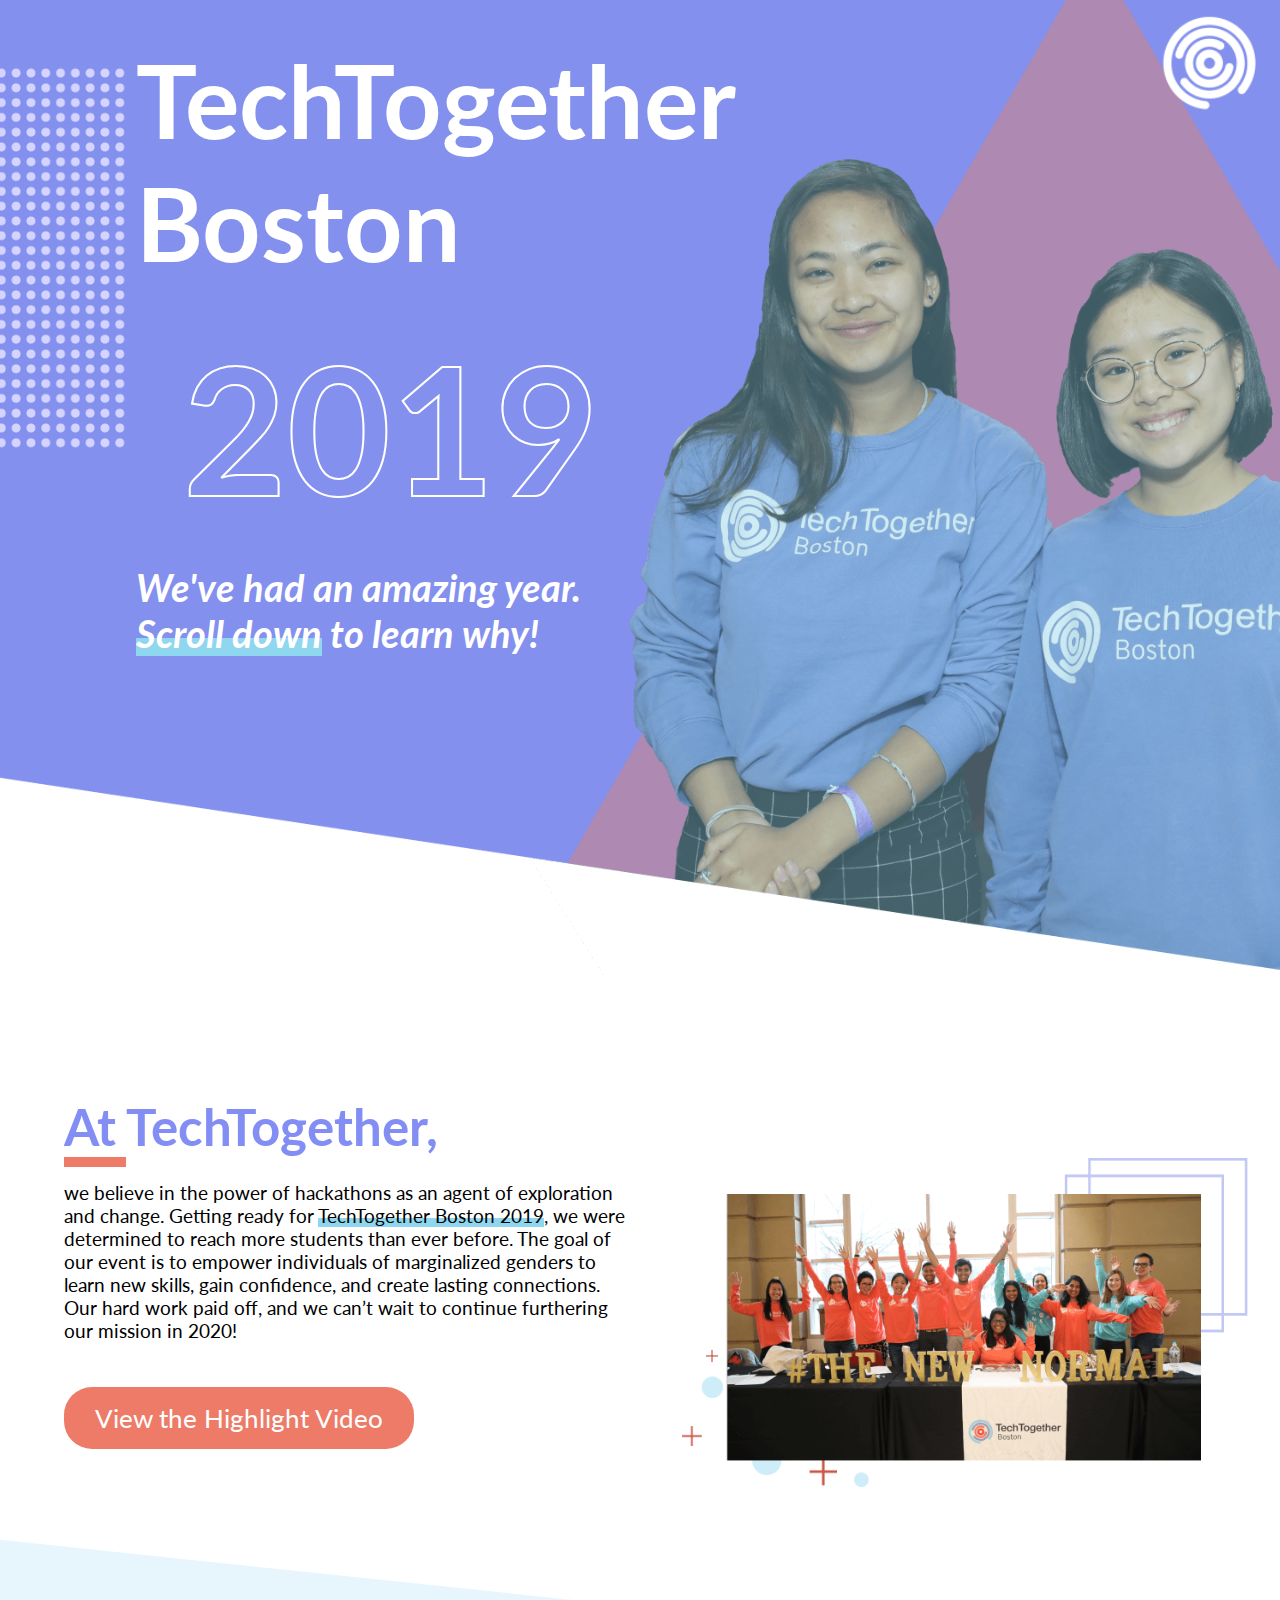
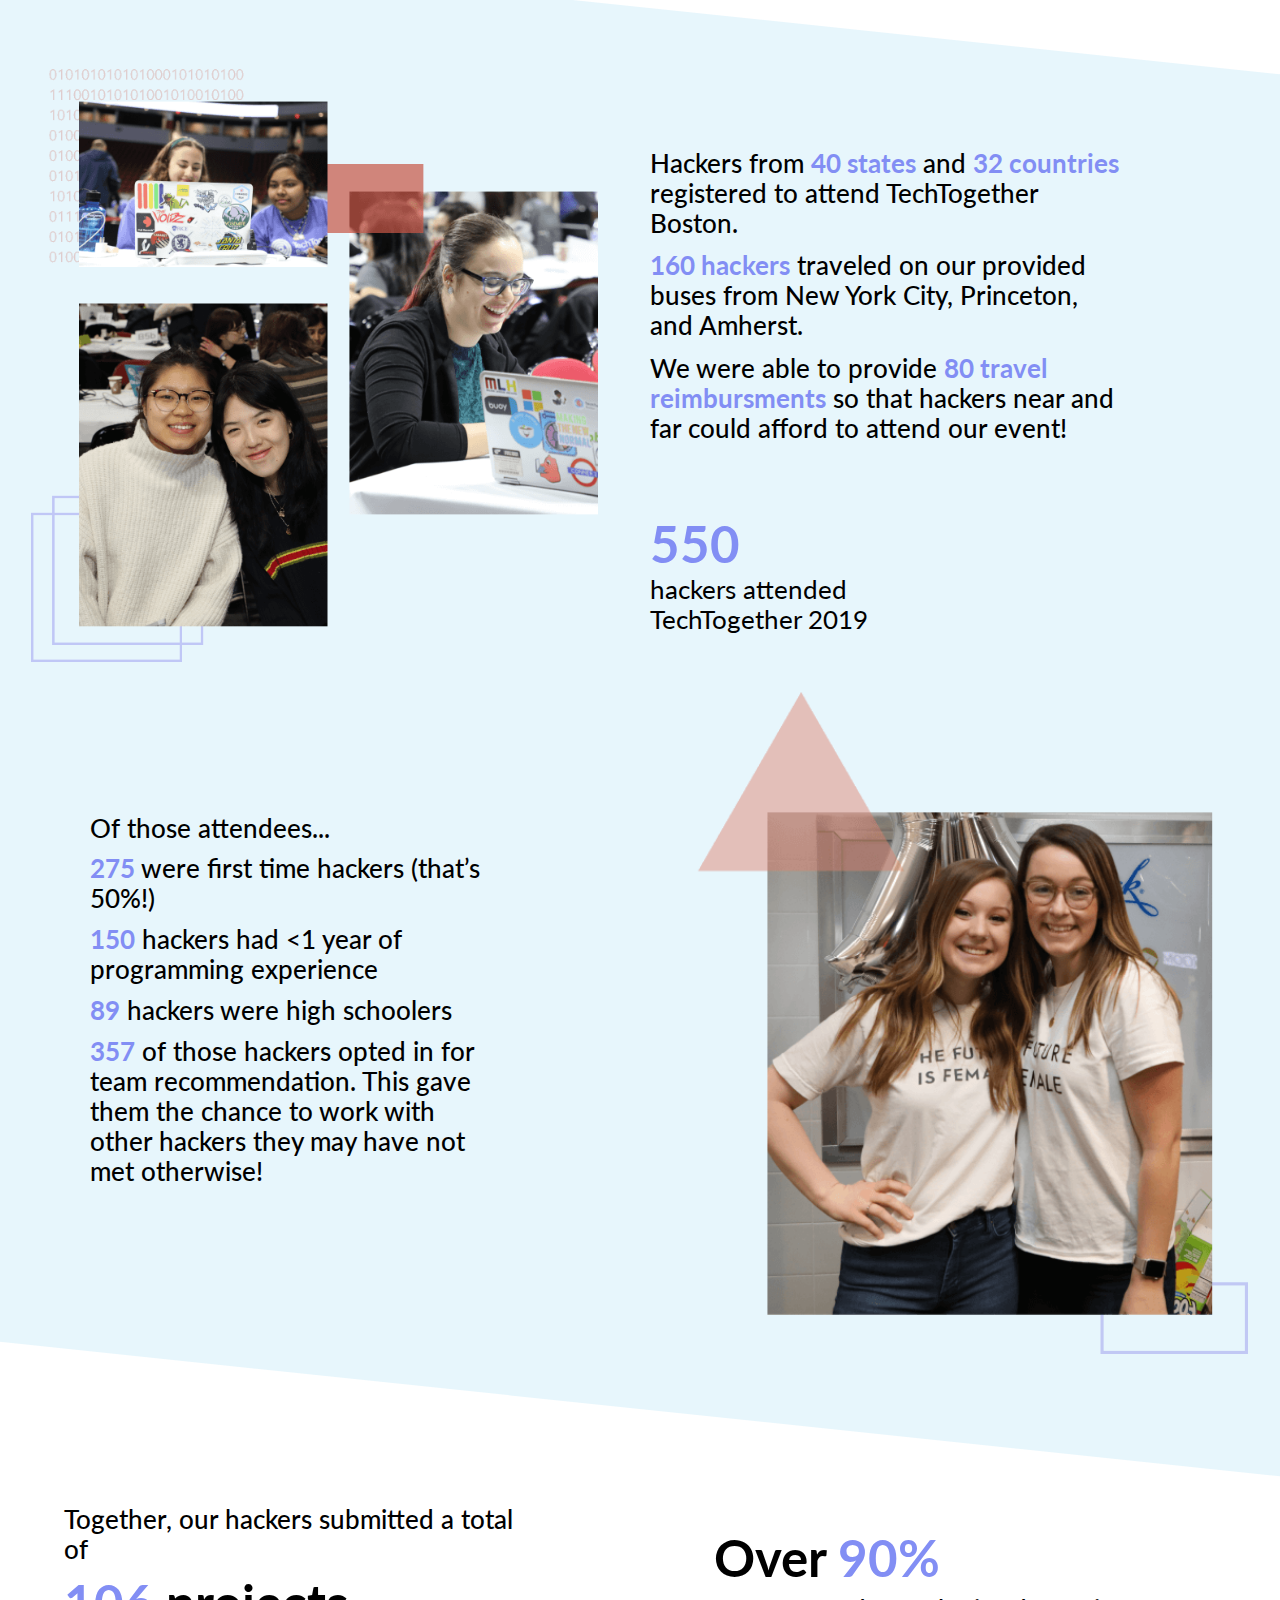
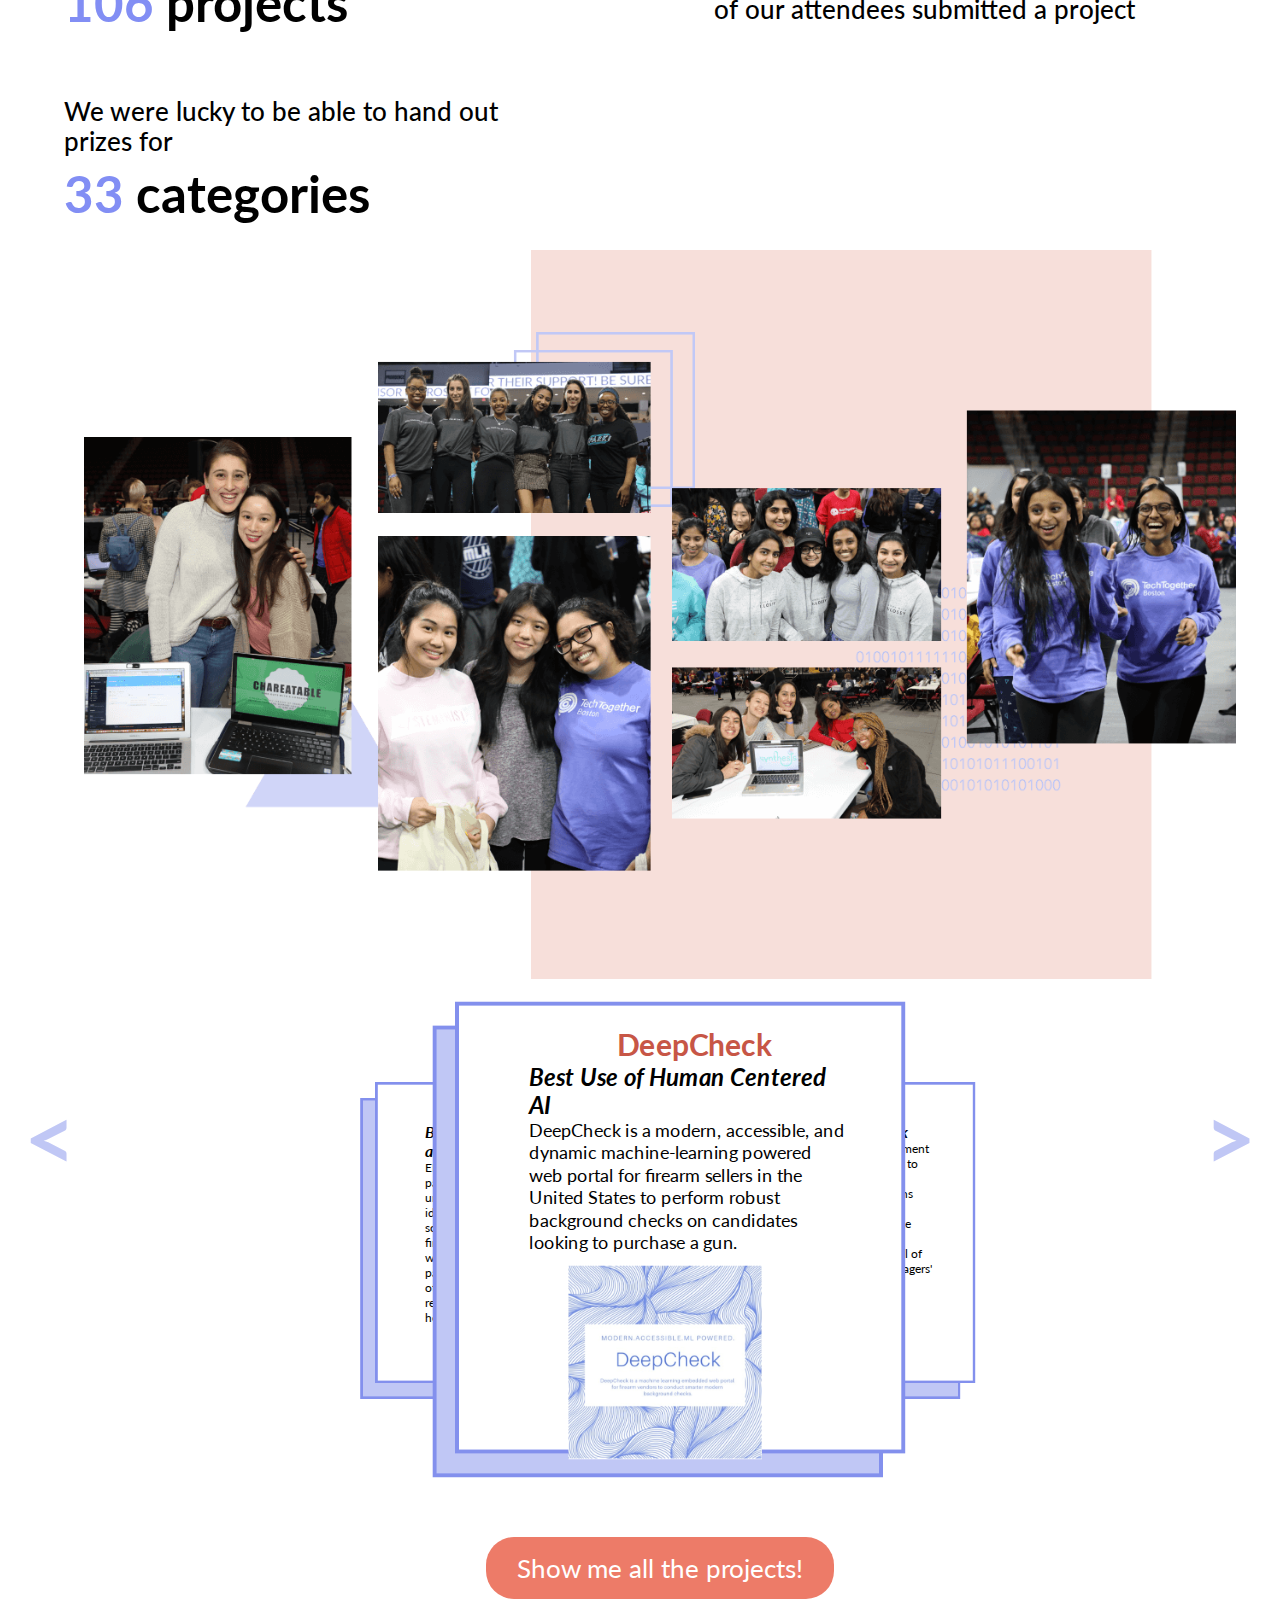
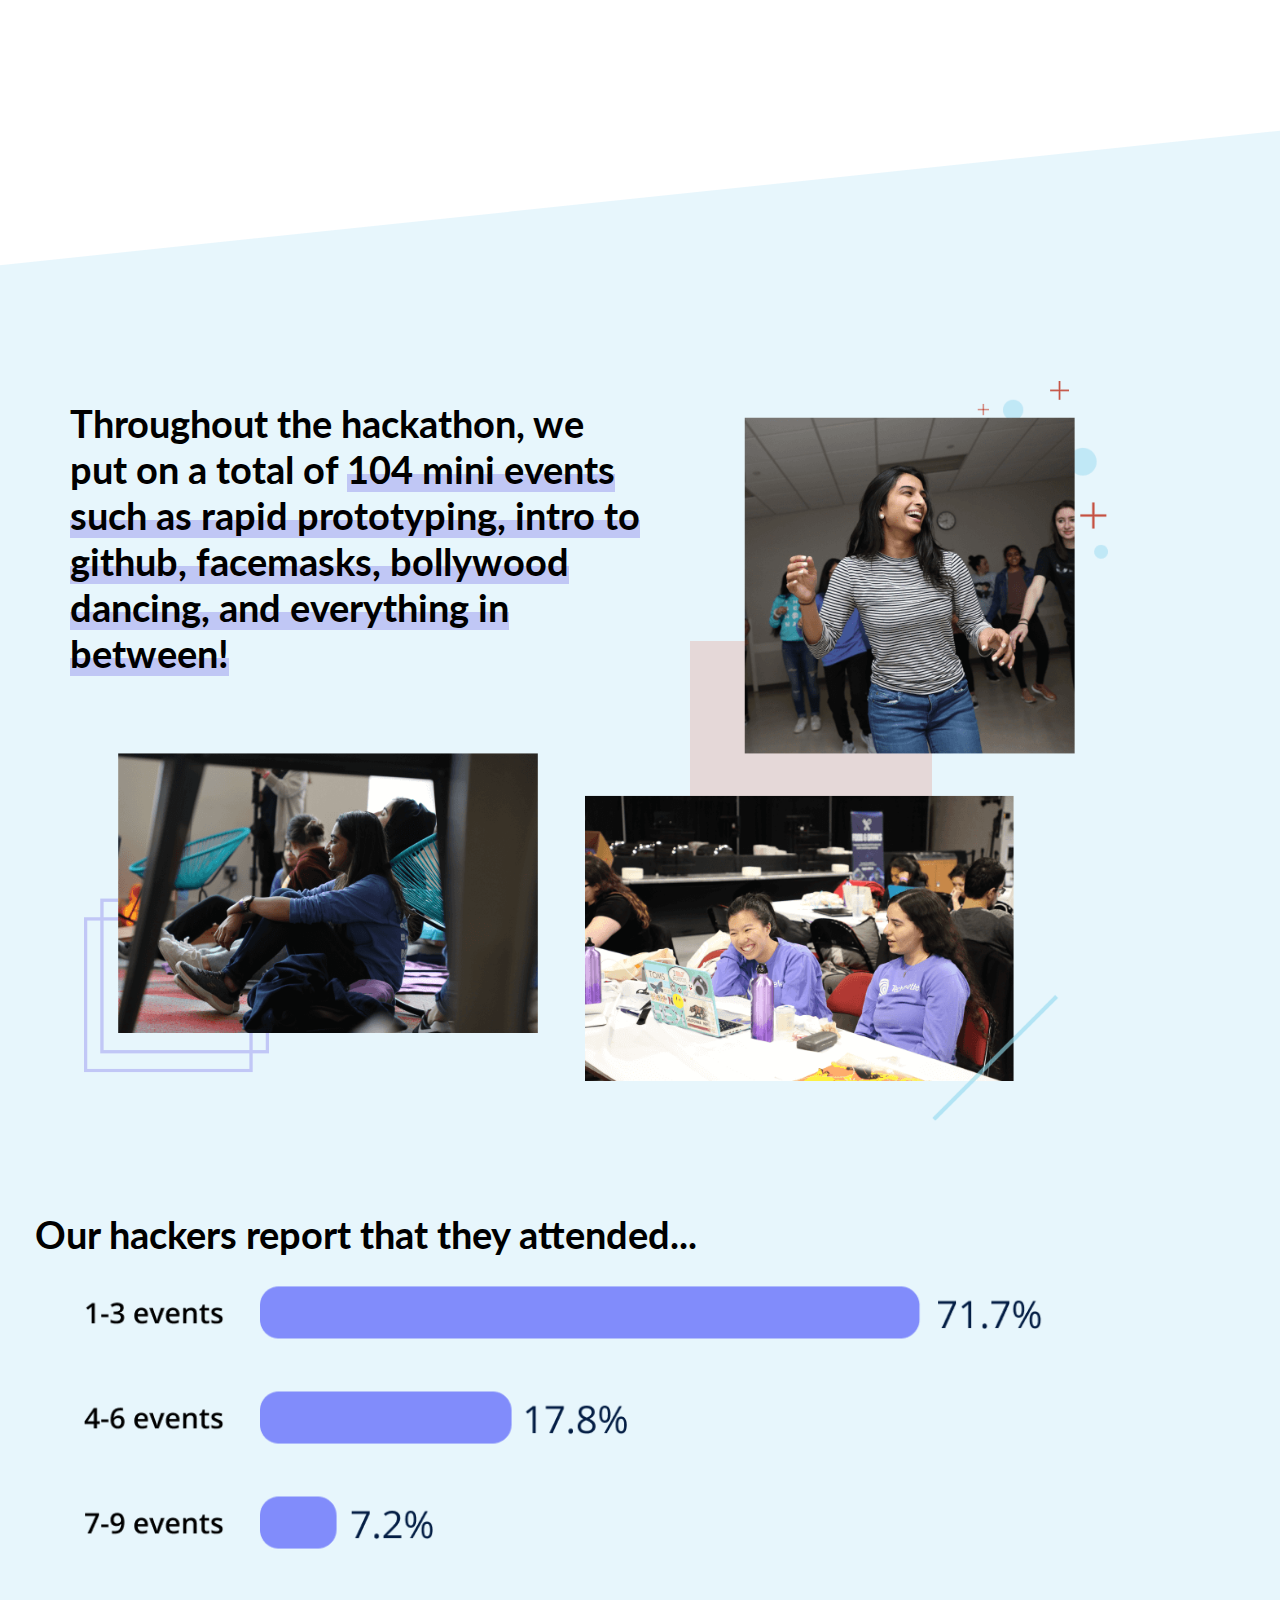
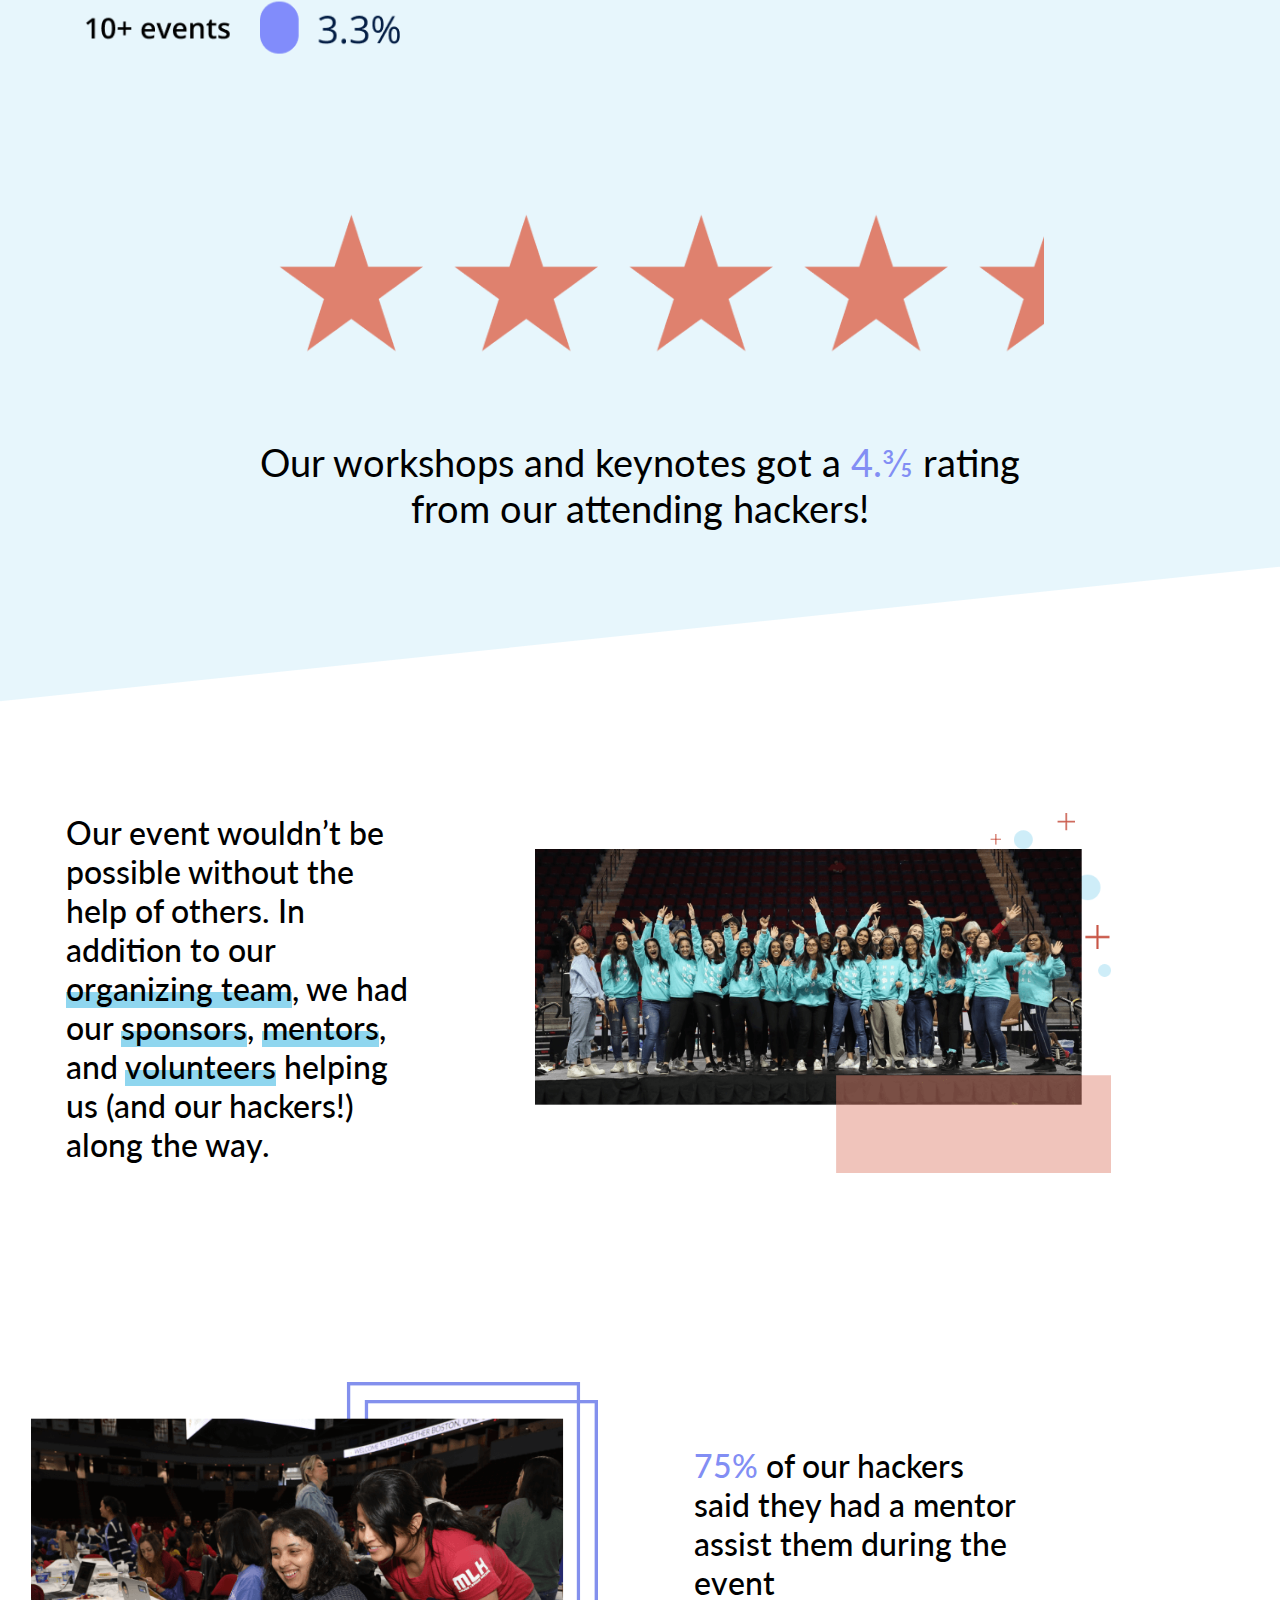
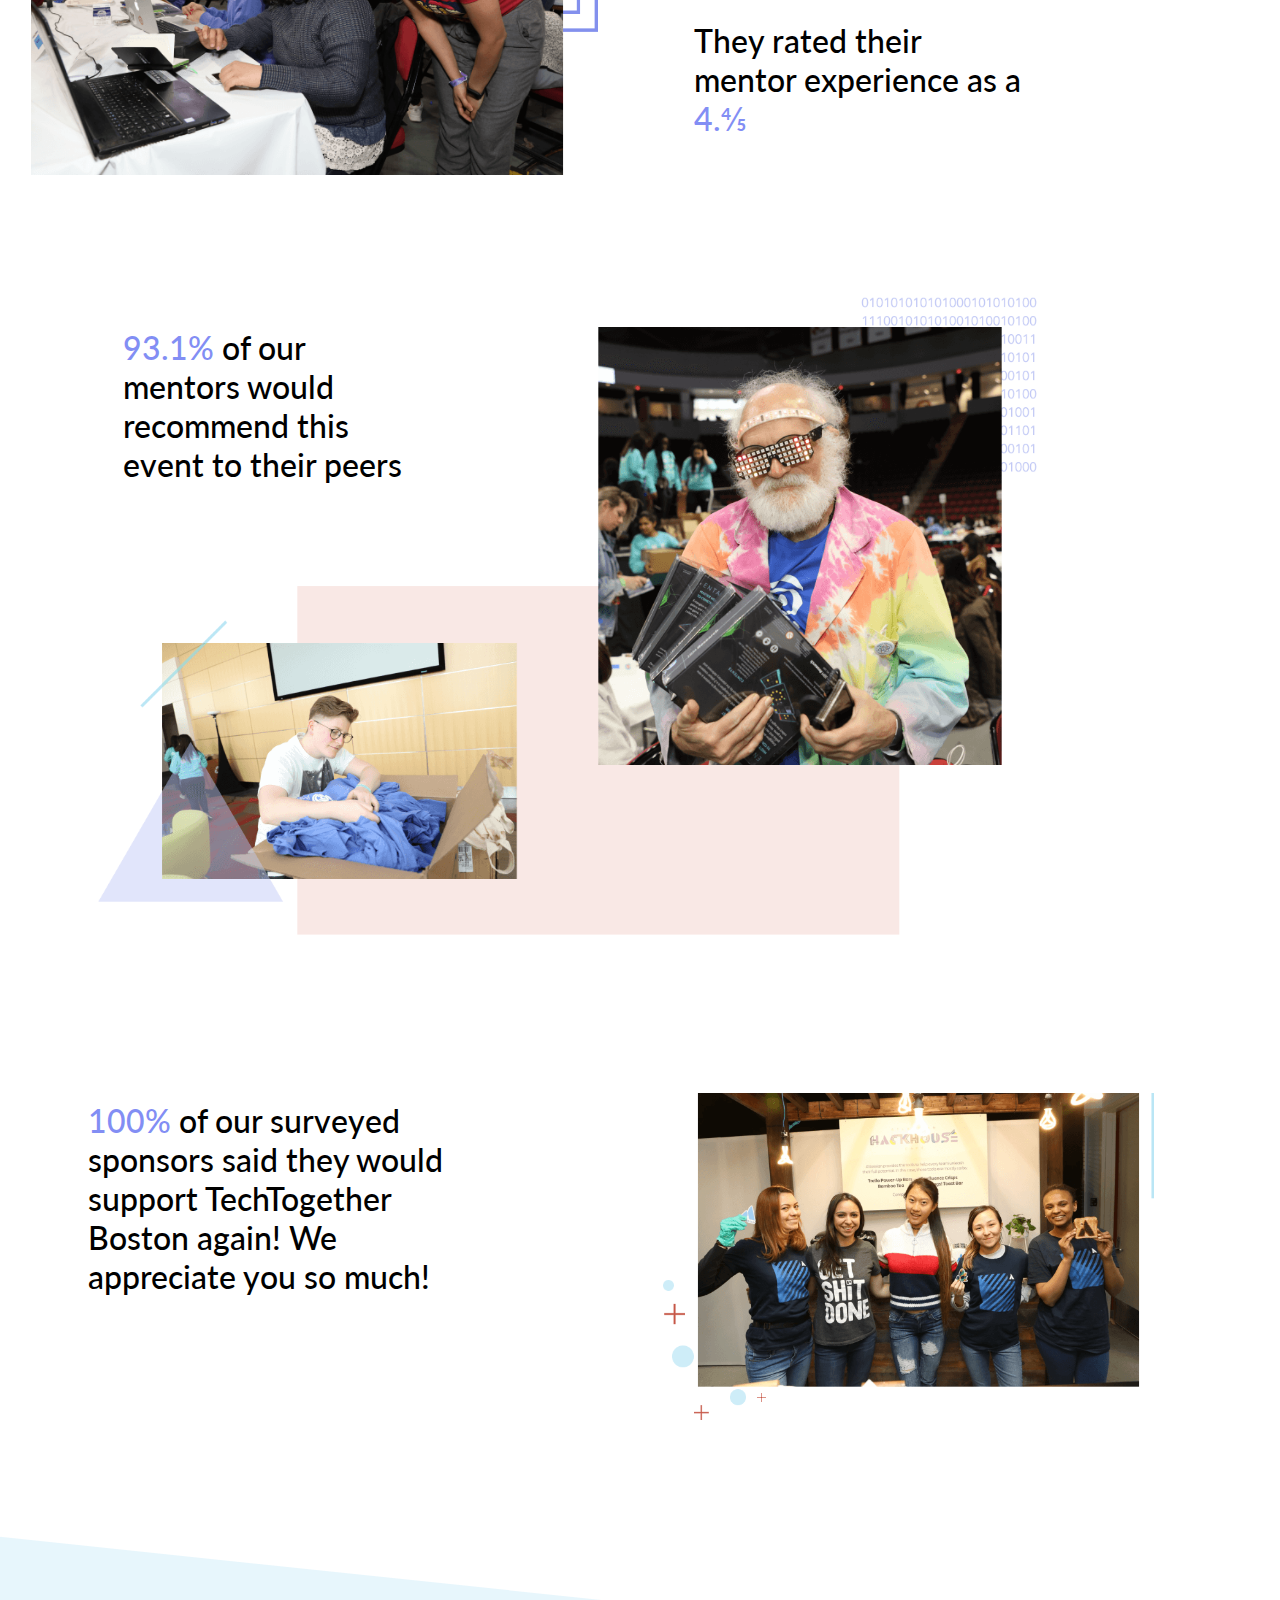
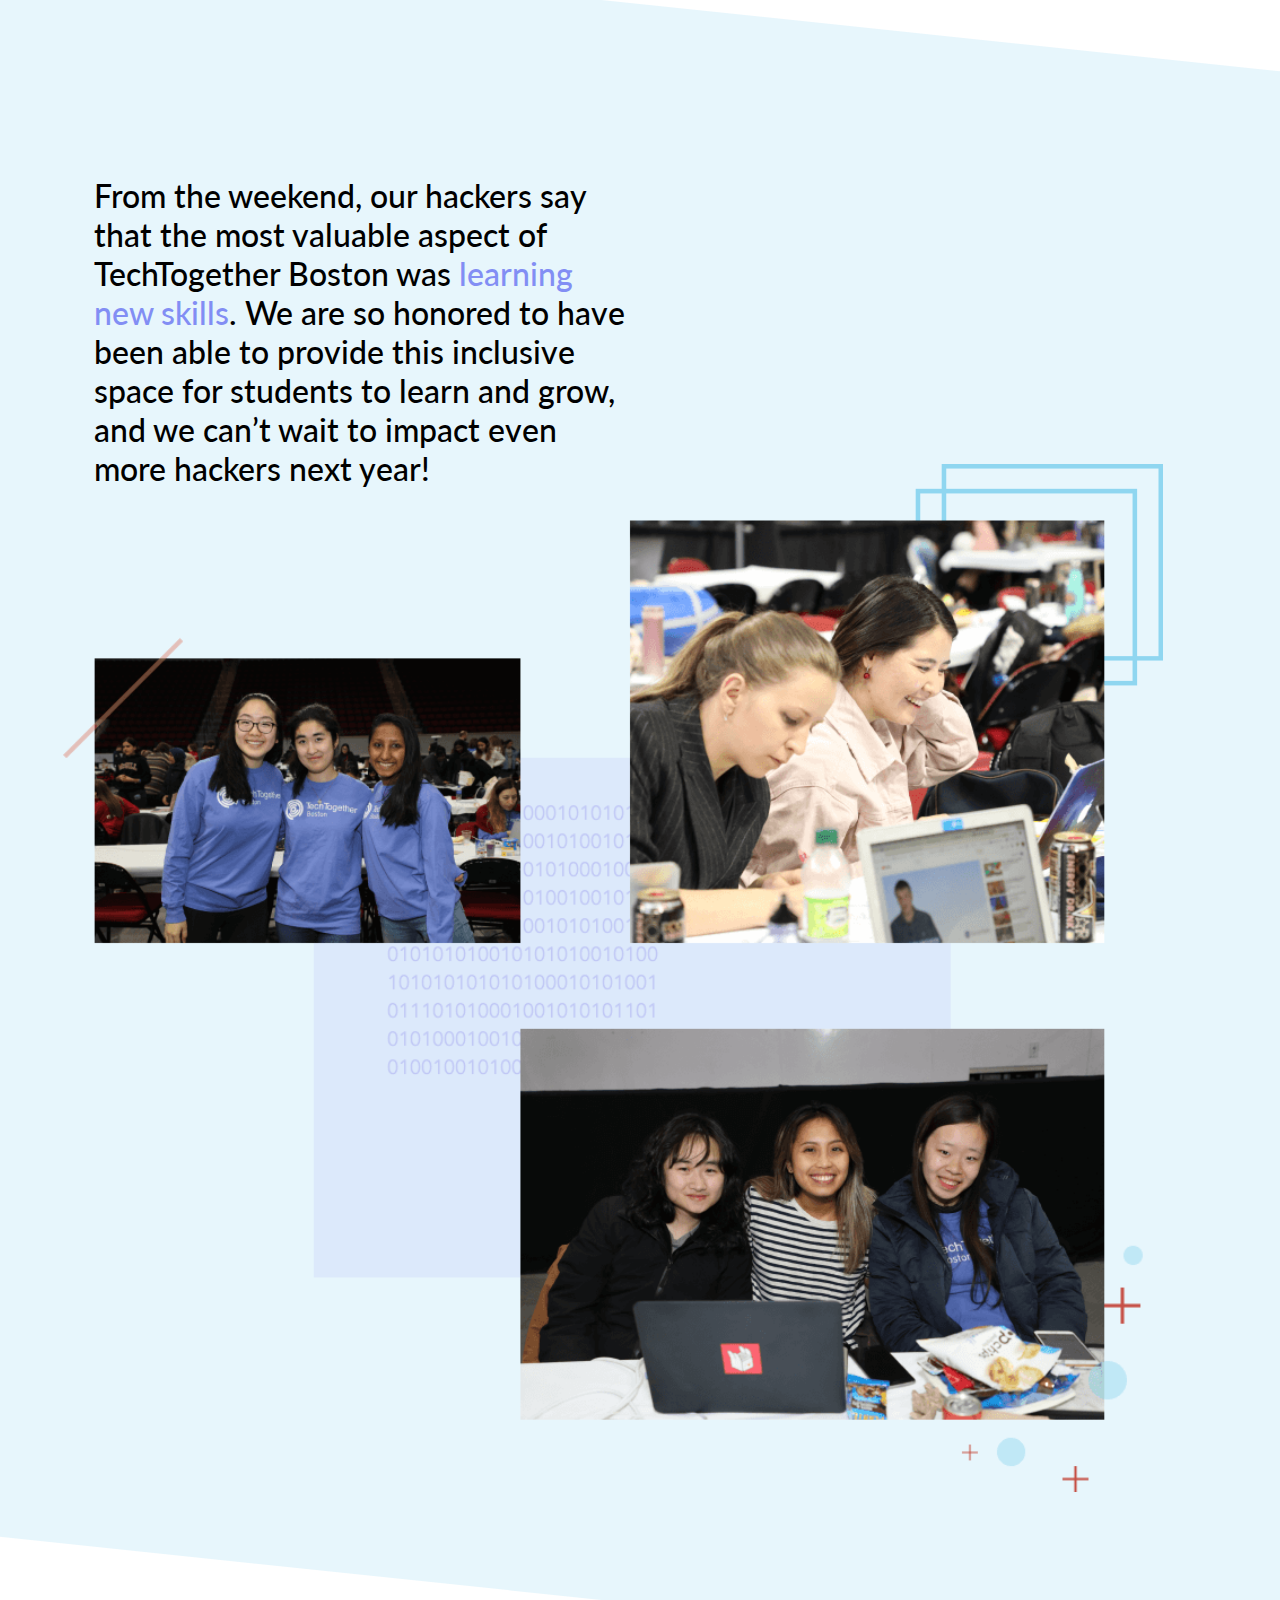
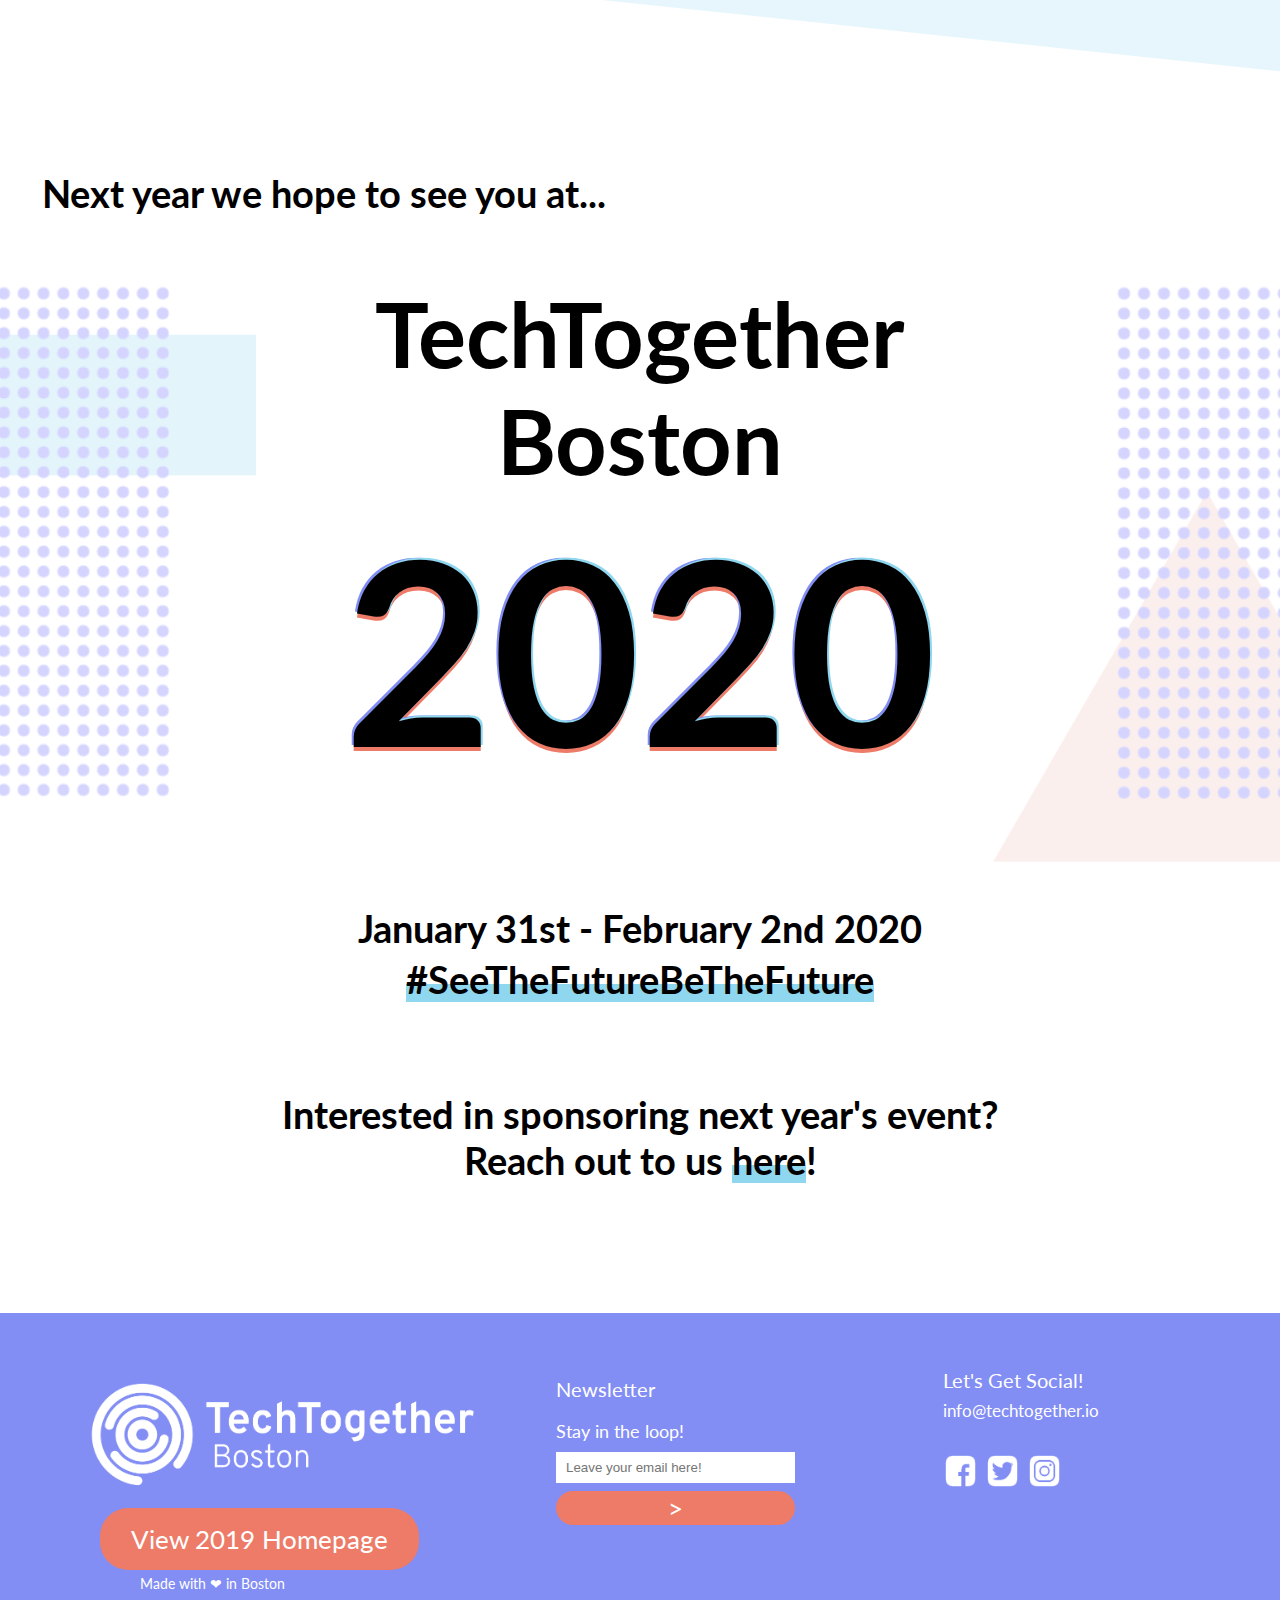
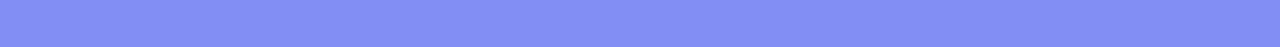
<file: index.html>
<!DOCTYPE html>
<html lang="en-US">
<head>
  <!-- General meta tags needed-->
  <meta charset="utf-8">
  <meta http-equiv="Content-Type" content="text/html; charset=UTF-8" />
  <!-- Needed for responsive design -->
  <meta name="viewport" content="width=device-width, initial-scale=1, shrink-to-fit=no">

  <link rel="icon" href="images/favicon.ico">
  <!-- If you want custom browser colors on mobile -->
  <meta name="theme-color" content="#1843c1" />
  <meta name="apple-mobile-web-app-status-bar-style" content="#1843c1">

  <title>TechTogether Boston - Annual Report 2019</title>

  <!-- Google Fonts -->
  <link href="https://fonts.googleapis.com/css?family=Lato:400,400i,700&display=swap" rel="stylesheet">

  <!-- CSS File -->
  <link rel="stylesheet" href="styles/main.css">
</head>
<img class="dots" src="images/dot-grid.png">
<div class="section group intro">
  <div class="span_2_of_2 hero">
    <img class="hero-img" src="images/hero.png">
<div class="logo">
  <a href="https://boston.techtogether.io/"><img src="images/logo.png" alt="Tech Together"></a>
</div>
<div class="hero-text">
  <h1>TechTogether<br/>Boston</h1>
  <div class="elastic-text">
    <h2>2019</h2>
  </div>
  <h3>We've had an amazing year. <br/><a href="#intro"><span class="highlight">Scroll down</span></a> to learn why!</h3>
</div>
  </div>
</div>

<!-- Intro -->
<div class="section group intro" id="intro">
  <div class="col span_1_of_2">
    <h4>At TechTogether,</h4>
    <svg width="20%" height="20px">
      <rect width="95" height="10" style="fill:#ED7B68" />
    </svg>
    <p>we believe in the power of hackathons as an agent of exploration and change. Getting ready for <span class="highlight">TechTogether Boston 2019</span>, we were determined to reach more students than ever before. The goal of our event is to empower individuals of marginalized genders to learn new skills, gain confidence, and create lasting connections. Our hard work paid off, and we can’t wait to continue furthering our mission in 2020!</p>
    <div class="button">
      <a href="https://www.youtube.com/watch?v=qEGqlneV9nQ&feature=youtu.be&fbclid=IwAR0jPgz_wRUiEYqI20lnE5gFYM9cTd3Zm9IYUIFagbItlYAlEc8jPu3FmCo"><span class="label">View the Highlight Video</span></a>
    </div>
  </div>
  <div class="col span_1_of_2">
    <img class="volunteers" src="images/intro-1.png">
  </div>
</div>


<!-- Demographics -->
<div class="hacker-summary">
  <div class="hacker-summary-wrapper">
  <div class="section group">
  <div class="col span_1_of_2">
    <img class="hackers-1" src="images/hackers-1.png">
  </div>
  <div class="col span_1_of_2 hs-1">
    <h5>Hackers from <span>40 states</span> and <span>32 countries</span> registered to attend TechTogether Boston.</h5>
    <h5><span>160 hackers</span> traveled on our provided buses from New York City, Princeton, and Amherst.</h5>
    <h5>We were able to provide <span>80 travel reimbursments</span> so that hackers near and far could afford to attend our event!</h5>
    <h6><span>550</span></h6>
    <h7>hackers attended </br>TechTogether 2019</h7>
  </div>
</div>
<div class="section group">
  <div class="col span_1_of_2 hs-2">
    <h5>Of those attendees...</h5>
    <h5><span>275</span> were first time hackers (that’s 50%!)</h5>
    <h5><span>150</span> hackers had 	&lt;1 year of programming experience</h5>
    <h5><span>89</span> hackers were high schoolers</h5>
    <h5><span>357</span> of those hackers opted in for team recommendation. This gave them the chance to work with other hackers they may have not met otherwise!</h5>
  </div>
  <div class="col span_1_of_2">
    <img class="hackers-2" src="images/hackers-2.png">
  </div>
</div>
</div>
</div>

<div class="section group projects">
  <div class="col span_1_of_2 left-col">
    <h5>Together, our hackers submitted a total of</h5>
    <h6 class="proj"><span>106</span> projects</h6>
    <h5>We were lucky to be able to hand out prizes for</h5>
    <h6><span>33</span> categories</h6>
  </div>
  <div class="col span_1_of_2 right-col">
    <h6 class="ninety">Over <span>90&#37;</span></h6>
    <h5>of our attendees submitted a project</h5>
  </div>
  <div class="col span_2_of_2">
    <img  src="images/projects-1.png">
  </div>
  <div class="col span_1_of_2">
    <!-- Spacer -->
  </div>


  <div class="col span_2_of_2 slide-col">
    <div class="slider">
      <div id="pre" class="arrows">
        <h1 id="left-arrow">&#60;</h1>
      </div>
      <div id="aft" class="arrows">
        <h1 id="right-arrow">&#62;</h1>
    </div>
      <div class="slider-content">
        <div id="slide-1" class="slide-1">
          <img src="images/card-bg.png">
          <div class="text-block">
            <h2>DeepCheck</h2>
            <h3>Best Use of Human Centered AI</h3>
            <p>DeepCheck is a modern, accessible, and dynamic machine-learning powered web portal for firearm sellers in the United States to perform robust background checks on candidates looking to purchase a gun.</p>
            <img src="images/deep-check.png">
          </div>
        </div>
        <div id="slide-2" class="slide-2">
          <img src="images/card-bg.png">
          <div class="text-block">
            <h2>EMprint</h2>
            <h3>Best Hack for Disaster Relief and Recovery</h3>
            <p>EMprint uses a fingerprint scanner to id patients. Once a rescuer finds an unconscious patient with no identification on them, they can use the scanner to scan any one of the patients fingers, and the patients medical history will be revealed. This will have the patients allergies, medications and other health info available at the rescuers finger tips so they can safely help the victim.</p>
          </div>
        </div>
        <div id="slide-3" class="slide-3">
          <img src="images/card-bg.png">
          <div class="text-block">
            <h2>SmartHire</h2>
            <h3>Best Gender Equality Hack</h3>
            <p>SmartHire is an automated recruitment platform that uses the power of AI to help hiring managers make fair, unbiased hiring decisions. It screens and analyzes hiring documents (resumes, cover letters etc.) to make recommendations about the top candidates to consider from a pool of applicants, thus saving hiring managers' time and resources.</p>
          </div>
        </div>
      </div>
    </div>
</div>


<div class="col span_2_of_2">
  <div id="button" class="button">
    <a href="https://techtogetherboston19.devpost.com/submissions"><span class="label">Show me all the projects!</span></a>
  </div>
</div>

</div>

<div class="section group events">
  <div class="events-wrapper">
  <div class="col span_1_of_2 intro-fix-height">
    <h5 class="text-wrap">Throughout the hackathon, we put on a total of <span class="highlight">104 mini events<span> such as <span>rapid prototyping</span>, <span>intro to github</span>, <span>facemasks</span>, <span>bollywood dancing</span>, and everything in between!</h5>
  </div>
  <div class="col span_2_of_2">
    <img class="events-1" src="images/events-1.png">
  </div>
  <div class="col span_2_of_2 graph-fix-height">
    <h5 class="left">Our hackers report that they attended...<h5>
  </div>
  <div class="col span_2_of_2">
    <img class="graph" src="images/graph.png">
  </div>
  <div class="col span_2_of_2">
    <img class="rating" src="images/events-2.png">
  </div>
  <div class="col span_2_of_2 workshops">
    <h7>Our workshops and keynotes got a <span>4.3&frasl;5</span> rating from our attending hackers!</h7>
  </div>
</div>
</div>

<div class="section group team">
  <div class="col span_1_of_3">
    <h5 class="team-intro">Our event wouldn’t be possible without the help of others. In addition to our <span class="highlight">organizing team</span>, we had our <span class="highlight">sponsors</span>, <span class="highlight">mentors</span>, and <span class="highlight">volunteers</span> helping us (and our hackers&#33;) along the way.</h5>
  </div>
  <div class="col span_2_of_3">
    <img class="help-1" src="images/help-1.png">
  </div>
</div>
<div class="section group team">
  <div class="col span_1_of_2">
    <img src="images/help-3.png">
  </div>
  <div class="col span_1_of_2 mentor-help">
    <h5 class="assist"><span>75&#37;</span> of our hackers said they had a mentor assist them during the event</h5>
    <h5 class="assist">They rated their mentor experience as a <span>4.4&frasl;5</span></h5>
  </div>
  <div class="col span_2_of_2 mentor">
    <h5><span>93.1&#37;</span> of our mentors would recommend this event to their peers</h5>
  </div>
  <div class="col span_2_of_2">
    <img class="help-2" src="images/help-2.png">
  </div>
</div>
<div class="section group team last">
  <div class="col span_1_of_2 left-col">
    <h5 class="sponsors"><span>100&#37;</span> of our surveyed sponsors said they would support TechTogether Boston again! We appreciate you so much!</h5>
  </div>
  <div class="col span_1_of_2">
    <img class="help-4" src="images/help-4.png">
</div>
</div>

<div class="section group takeaways">
  <div class="takeaways-wrapper">
  <div class="col span_1_of_2">
    <h5>From the weekend, our hackers say that the most valuable aspect of TechTogether Boston was <span>learning new skills</span>. We are so honored to have been able to provide this inclusive space for students to learn and grow, and we can’t wait to impact even more hackers next year!</h5>
  </div>
  <div class="col span_1_of_2">
    <!--Placeholder-->
</div>
  <div class="col span_1_of_3">
    <!--Placeholder-->
  </div>
  <div class="col span_2_of_3">
    <img class="takeaways-1" src="images/takeaways-1.png">
  </div>
</div>
</div>

<div class="section group next-year">
  <div class="section group next-year">
    <div class="col span_2_of_3">
      <h5 class="left-side">Next year we hope to see you at...</h5>
    </div>
  </div>
  <div class="col span_5_of_5 center">
    <img class="left" src="images/2020-1.png">
    <img class="right" src="images/2020-2.png">
    <h1 class="ttb">TechTogether Boston<h1>
    <h2 class="ttb">2020</h2>
    <h5 class="date">January 31st - February 2nd 2020</h5>
    <h5 class="future"> <span class="highlight">&#35;SeeTheFutureBeTheFuture</span></h5>
  </div>
</div>
<div class="section group next-year">
  <div class="col span_2_of_2">
    <h5 class="contact">Interested in sponsoring next year's event? <br>Reach out to us <a class="email" href="mailto:sponsor@techtogether.io"><span class="highlight">here</span></a>!</h5>
  </div>
</div>


<footer class="footer-distributed">

  <div class="footer-left">

<img src="images/techtogetherlogo-white.png">

<div class="button">
  <a href="https://boston.techtogether.io/index2019.html"><span class="label">View 2019 Homepage</span></a>
</div>

    <p class="footer-company-name">Made with &#10084; in Boston</p>
  </div>

  <div class="footer-center">

    <div>
      <i class="fa fa-map-marker"></i>
      <p class="subhead">Newsletter</p>
    </div>

    <div>
      <i class="fa fa-phone"></i>
      <p>Stay in the loop!</p>
    </div>

  <div id="mailchimp" class="mailchimp">
    <form action="https://shehacks.us17.list-manage.com/subscribe/post?u=34946c2c134f07563cac527a4&amp;id=d441aab50c" method="post" id="mc-embedded-subscribe-form" name="mc-embedded-subscribe-form" class="validate" target="_blank" novalidate>
      <div id="mc_embed_signup_scroll">
        <input type="email" value="" name="EMAIL" class="email" id="mce-EMAIL" placeholder="Leave your email here!" required onfocus="if(this.value==this.defaultValue)this.value='';" onblur="if(this.value=='')this.value=this.defaultValue;">
        <!-- real people should not fill this in and expect good things - do not remove this or risk form bot signups-->
        <div style="position: absolute; left: -5000px;" aria-hidden="true"><input type="text" name="b_34946c2c134f07563cac527a4_d441aab50c" tabindex="-1" value=""></div>
        <input type="submit" value=">" name="subscribe" id="mc-embedded-subscribe" class="button">
      </div>
    </form>
  </div>
</div>

  </div>

  <div class="footer-right">

    <div>
      <i class="fa fa-map-marker"></i>
      <p class="subhead">Let's Get Social!</p>
    </div>
    <div class="email">
      <i class="fa fa-envelope"></i>
      <p><a href="mailto:info@techtogether.io">info&#64;techtogether.io</a></p>
    </div>

    <div class="footer-icons">

      <a href="https://www.facebook.com/TechTogetherBoston/"><img class="fa fa-facebook" src="images/facebook_white.png"></a>
      <a href="https://twitter.com/techtogetherbos?lang=en"><img class="fa fa-twitter" src="images/twitter_white.png"></i></a>
      <a href="https://www.instagram.com/techtogetherboston/"><img class="fa fa-instagram" src="images/instagram_white.png"></i></a>

    </div>

  </div>

</footer>


</html>

<script src="https://ajax.googleapis.com/ajax/libs/jquery/3.3.1/jquery.min.js"></script>
<script type="text/javascript" src="scripts/smoothscroll.js"></script>
<script type="text/javascript" src="scripts/carousel.js"></script>
</file>
<file: styles/main.css>
/* Global */
*{ margin:0;padding:0; box-sizing:border-box; }
html, body {
  margin: 0;
  padding: 0;
  overflow-x: hidden;
}

/* Blue Diagonal Background */
.hacker-summary, .takeaways{
  background-color: rgba(143, 214, 239, .21);
  background-size: contain;
  max-width: 100%;
  padding: 5vh 0;
  margin: 0;
  transform: skewY(6deg);
  -ms-transform:skewY(6deg); /* IE 9 */
  -webkit-transform:skewY(6deg); /* Safari and Chrome */
}
.hacker-summary-wrapper, .takeaways-wrapper {
  transform: skewY(-6deg);
  -ms-transform:skewY(-6deg); /* IE 9 */
  -webkit-transform:skewY(-6deg); /* Safari and Chrome */
}
.events{
  background-color: rgba(143, 214, 239, .21);
  background-size: contain;
  max-width: 100%;
  padding: 5vh 0;
  margin: 0;
  transform: skewY(-6deg);
  -ms-transform:skewY(-6deg); /* IE 9 */
  -webkit-transform:skewY(-6deg); /* Safari and Chrome */
}
.events-wrapper{
  transform: skewY(6deg);
  -ms-transform:skewY(6deg); /* IE 9 */
  -webkit-transform:skewY(6deg); /* Safari and Chrome */
}
/* Footer Diagonal Background */
/*footer {
  position: relative;
  height: 300px;
  overflow: hidden;


  width: 100%;
  height: 300px;
  background-size: contain;
  max-width: 100%;
  padding: 5vh 0;
  margin: 0;
}

.footer-skew {
  position: absolute;
  top: 0;
  bottom: 0;
  right: 0;
  left: 0;
  width: 100%;
  height: 100%;
  background-color: #828EF4;
  transform: skewY(6deg);
  -ms-transform:skewY(6deg); /* IE 9 */
  /*-webkit-transform:skewY(6deg); /* Safari and Chrome */
/*  transform-origin: bottom left;
}
.footer-wrapper{
  transform: skewY(-6deg);
  -ms-transform:skewY(-6deg); /* IE 9 */
/*  -webkit-transform:skewY(-6deg); /* Safari and Chrome */
}

/*  Sectioning */
.section {
  clear: both;
  padding: 0px;
  margin: 0px;
}

/*  Grouping */
.group:before,
.group:after {
  content:"";
  display:table;
}
.group:after {
  clear:both;
}
.group {
  zoom:1; /* For IE 6/7 (trigger hasLayout) */
}

/*  Columns */
.col {
  display: block;
  float:left;
  margin: 1% 0 1% 1.6%;
}
.col:first-child { margin-left: 0; } /* all browsers except IE6 and lower */


/*  Remove margins, go full width  at 480 pixels */
@media only screen and (max-width: 480px) {
  .col {
    margin: 1% 0 1% 0%;
  }
}

/*  2 col */
.span_2_of_2 {
  width: 100%;
}
.span_1_of_2 {
  width: 49.2%;
}
/* 3 col */
.span_2_of_3 {
  width: 66.13%;
}
.span_1_of_3 {
  width: 32.26%;
}
/* 5 col */
.span_3_of_5 {
  width: 59.36%;
}
.span_1_of_5 {
  width: 18.72%;
}


/*  Full width at 480 pixels */
@media only screen and (max-width: 480px) {
  .span_2_of_2 {
    width: 100%;
  }
  .span_1_of_2 {
    width: 100%;
  }
  .span_2_of_3 {
    width: 100%;
  }
  .span_1_of_3 {
    width: 100%;
  }
  .span_3_of_5 {
    width: 100%;
  }
  .span_1_of_5 {
    width: 100%;
  }
}


img {
  width: 100%;
  padding: 0 5% ;
}

/* Typography */
h1, h2, h3, h4, h5, h6, h7, p {
  font-family: 'Lato', Arial, sans-serif;
}
h1 {
  font-style: bold;
  font-size: 6em;
}
h2 {
  font-style: bold;
  font-size: 12.5em;
}
h3 {
  font-style: italic;
  font-size: 2.25em;
}
h4 {
  font-style: bold;
  font-size: 3.25em;
}
p {
  font-style: normal;
  font-size: 1.125em;
}
/* Blue Highlight */
.highlight{
  background: linear-gradient(180deg,rgba(255,255,255,0) 60%, #8FD6EF 40%);
}
.highlight:hover {
  background: linear-gradient(180deg,rgba(255,255,255,0) 80%, #8FD6EF 40%);
  transition: background 0.3s;
}

/* Hero Styles */
.hero-img {
  width: 100%;
  margin: 0;
  padding: 0;
}
.hero-text {
  position: absolute;
  top: 8px;
  left: 16px;
}
.hero-text h1 {
  font-family: 'Lato', Arial, sans-serif;
  font-style: bold;
  font-size: 8vw;
  color: #FFFFFF;
  margin: 5% 0 0 20%;
}
.hero-text h2 {
  font-family: 'Lato', Arial, sans-serif;
  font-style: bold;
  font-size: 14vw;
  -webkit-text-stroke: 2px #FFFFFF;
  color: #00000000;
  margin: 0 0 0 20%;
}
.hero-text h3 {
  font-family: 'Lato', Arial, sans-serif;
  font-style: italic;
  font-size: 3vw;
  color: #FFFFFF;
  margin: 5% 0 0 20%;
}
.hero-text h3 a {
  font-family: 'Lato', Arial, sans-serif;
  font-style: italic;
  text-decoration: none;
  font-size: 3vw;
  color: #FFFFFF;
}
.hero-text .highlight{
  background: linear-gradient(180deg,rgba(255,255,255,0) 60%, #8FD6EF 40%);
}
.hero-text .highlight:hover {
  background: linear-gradient(180deg,rgba(255,255,255,0) 80%, #8FD6EF 40%);
  transition: background 0.3s;
}
.dots {
  padding: 0;
  margin: 0;
  width: 10%;
  position: absolute;
  left: 0;
  top: 7%;
}
.logo {
  position:absolute;
  top: 8px;
  padding: 0 8px 0 90%;
}
.logo img {
  width: 120%;
  height: auto;
  border-radius: 50%;
-webkit-transition: -webkit-transform .5s ease-in-out;
        transition:         transform .5s ease-in-out;

}
.logo img:hover {
  -webkit-transform: rotate(90deg);
          transform: rotate(90deg);

}
@media only screen and (max-width: 1024px) {
  .dots {
    top: 3.5%;
  }
}
@media only screen and (max-width: 480px) {
  .dots {
    top: 3%;
  }
}


/* Intro Styling */
.intro {
  margin-bottom: 8%;
}
.intro h4 {
  padding-left: 5vw;
  font-family: 'Lato', Arial, sans-serif;
  font-style: bold;
  font-size: 4vw;
  color: #828EF4;
}
.intro p {
  padding-left: 5vw;
  font-family: 'Lato', Arial, sans-serif;
  font-style: normal;
  font-size: 1.5vw;
  color: #000000;
}
.intro .button {
  padding-left: 5vw;
}
.intro svg {
  padding-left: 5vw;
}
.intro .button a {
  background-color:#ED7B68;
  -moz-border-radius:28px;
  -webkit-border-radius:28px;
  border-radius:28px;
  display:inline-block;
  cursor:pointer;
  color:#ffffff;
  font-family: 'Lato', Arial, sans-serif;
  font-size:2vw;
  padding:16px 31px;
  text-decoration:none;
  margin-top: 5vh;
}
.intro .button:hover a{
  background-color:#E36850;
}
img.volunteers {
  padding-right: 5%;
  padding-top: 10%;
}
@media only screen and (max-width: 480px) {
  .intro h4 {
    font-size: 20px;
    text-align: left;
    margin-left: 12.5%
  }
  .intro p {
    font-size: 16px;
    text-align: left;
    max-width: 75%;
    margin: 0 auto;
  }
  .intro .button a {
    font-size: 16px;
  }
  .intro .button {
    padding-bottom: 4%;
    text-align: center;
  }
  .intro svg {
    text-align: left;
    margin-left: 12.5%;
    height: 5px;
  }
}


/* Hacker Summary Styling */
.hacker-summary {
  padding-bottom: 3%;
}
.hacker-summary .hs-1{
  margin-top: 7%;
}
.hacker-summary .hs-2{
  margin-top: 10%;
  padding-left: 7%;
}
.hacker-summary h5 {
  font-family: 'Lato', Arial, sans-serif;
  font-style: normal;
  font-size: 2vw;
  color: #000000;
  font-weight: 500;
  max-width: 75%;
  padding: 1% 0;
}
img.hackers-1 {
  padding-left: 5%;
}
.hacker-summary h5 span {
  color: #828EF4;
  font-weight: 700;
}
.hacker-summary h6 {
  font-family: 'Lato', Arial, sans-serif;
  font-style: bold;
  font-size: 4vw;
  color: #828EF4;
  margin: 10% 0 0 0;
}
.hacker-summary h7 {
  font-family: 'Lato', Arial, sans-serif;
  font-style: normal;
  font-size: 2vw;
  color: #000000;
  margin: 0;
}
@media only screen and (max-width: 480px) {
  .hacker-summary {
    padding-bottom: 7%;
  }
  .hacker-summary h5{
    font-size: 16px;
    text-align: left;
    margin: 0 auto;
  }
  .hacker-summary .hs-2{
    padding-left: 0;
}
.hacker-summary h6 {
  font-size: 30px;
  text-align: center;
}
.hacker-summary h7 {
  display: block;
  font-size: 22px;
  text-align: center;
  font-weight: 400;
}
}


/* Projects Styling */
.projects {
  margin: 6% 0;
}
.projects .left-col {
  margin-left: 5%;
}
.projects .right-col{
  width: 44.2%;
}
img.projects {
  width: 85%;
  text-align: center;
}
.projects h5 {
  font-family: 'Lato', Arial, sans-serif;
  font-style: normal;
  font-size: 2vw;
  color: #000000;
  font-weight: 500;
  max-width: 75%;
  padding: 1% 0;
}
.projects h6 {
  font-family: 'Lato', Arial, sans-serif;
  font-style: normal;
  font-size: 4vw;
  color: #000000;
}
.projects h6 span {
  font-family: 'Lato', Arial, sans-serif;
  font-style: bold;
  font-size: 4vw;
  color: #828EF4;
}
.projects h6.proj {
  margin-bottom: 9%;
}
.projects h6.ninety {
  margin-top: 5%;
}
.projects h8 {
  font-family: 'Lato', Arial, sans-serif;
  font-style: normal;
  font-size: 4vw;
  color: #000000;
  text-align: right;
}
.projects .button a{
  background-color:#ED7B68;
  -moz-border-radius:28px;
  -webkit-border-radius:28px;
  border-radius:28px;
  display:inline-block;
  cursor:pointer;
  color:#ffffff;
  font-family: 'Lato', Arial, sans-serif;
  font-size:2vw;
  padding:40% 31px;
  text-decoration:none;
  text-align: center;
}
.projects .button:hover a{
  background-color:#E36850;
}
.projects .button a{
  background-color:#ED7B68;
  -moz-border-radius:28px;
  -webkit-border-radius:28px;
  border-radius:28px;
  display:inline-block;
  cursor:pointer;
  color:#ffffff;
  font-family: 'Lato', Arial, sans-serif;
  font-size:2vw;
  padding:16px 31px;
  text-decoration:none;
  margin: 110px auto;
  text-align: center;
}
.projects .button:hover a{
  background-color:#E36850;
}
.projects .button {
  text-align: center;
  padding-top: 15%;
}

.projects .slider {
  padding-top: 60px;
  padding-bottom: 40px;
  text-align: center;
  margin: 0;
  width: 100%;
  height: auto;
}

.projects .slider-content {
  width: 50%;
  position: relative;
  left: 77%;
  transform: translateX(-77%);
  display: block;
  text-align: center;
}

.projects .slide-1 {
  width: 350px;
  position: absolute;
  transform: translateX(0px) scale(1.5);
  z-index: 99;
  transition: all .5s;
}
.projects .slide-2 {
  width: 350px;
  position: absolute;
  transform: translateX(-150px);
  z-index: 9;
  transition: all .5s;
}
.projects .slide-3 {
  width: 350px;
  position: absolute;
  transform: translateX(150px);
  z-index: 9;
  transition: all .5s;
}
#pre {
  height: 30px;
  width: 100px;
  font-family: 'Lato', arial, sans-serif;
  margin: 50vw auto 0 25vw;
  font-size: 15px;
  color: #C0C7F5;
  position: relative;
  float: left;
  margin: 0;
  padding: 0;
}
#pre:hover {
  cursor: pointer;
}
#aft {
  height: 30px;
  width: 100px;
  font-family: 'Lato', arial, sans-serif;
  margin: 50vw auto 0 50vw;
  font-size: 15px;
  color: #C0C7F5;
  position: relative;
  float: right;
  right: : 10%;
  margin: 0;
  padding: 0;
}
#aft:hover {
  cursor: pointer;
}
.projects .text-block {
  position: absolute;
  top: 8px;
  text-align: left;
  left: 50%;
  transform: translateX(-50%);
  padding-left: 25px;

}
.slider-content .text-block h2 {
  padding-top: 8px;
  font-size: 20px;
  color: #C75646;
}
.slider-content .text-block h3 {
  font-size: 16px;
  color: black;
  width: 210px;
  max-width: 100%;
}
.slider-content .text-block p {
  font-size: 12px;
  color: black;

}
.slider-content .text-block img {
  padding-top: 8px;
  width: 150px;
  text-align: center;
  margin-left: 15px;
}

.slide-col {
  display: block;
  float:left;
  margin: 0;
  height: 200px;
}
@media only screen and (max-width: 920px) {
  .projects .button {
    text-align: center;
    padding-top: 15%;
  }
  .projects .slider {
    padding-top: 60px;
    padding-bottom: 40px;
    text-align: center;
    margin: 0;
    width: 100%;
    height: auto;
  }

  .projects .slider-content {
    width: 50%;
    position: relative;
    left: 75%;
    transform: translateX(-75%);
    display: block;
    text-align: center;
  }

  .projects .slide-1 {
    width: 200px;
    position: absolute;
    transform: translateX(0px) scale(1.5);
    z-index: 99;
    transition: all .5s;
  }
  .projects .slide-2 {
    width: 200px;
    position: absolute;
    transform: translateX(-150px);
    z-index: 9;
    transition: all .5s;
  }
  .projects .slide-3 {
    width: 200px;
    position: absolute;
    transform: translateX(150px);
    z-index: 9;
    transition: all .5s;
  }
  .projects .text-block {
    position: absolute;
    top: 8px;
    text-align: left;
    left: 50%;
    transform: translateX(-50%);
    padding-left: 25px;

  }
  .slider-content .text-block h2 {
    padding-top: 8px;
    font-size: 14px;
    color: #C75646;
  }
  .slider-content .text-block h3 {
    font-size: 10px;
    color: black;
    width: 130px;
    max-width: 100%;
  }
  .slider-content .text-block p {
    font-size: 8px;
    color: black;

  }
  .slider-content .text-block img {
    padding-top: 8px;
    width: 60px;
    text-align: center;
    margin-left: 25px;
    bottom: 10px;
  }
}

@media only screen and (max-width: 680px) {
  .projects .text-block {
    padding-left: 15px;
  }
  #pre {
    height: 30px;
    width: 100px;
    font-family: 'Lato', arial, sans-serif;
    font-size: 15px;
    color: #C0C7F5;
    position: absolute;
    margin: 50vw auto 0 25vw;
    padding: 0;
  }
  #aft {
    height: 30px;
    width: 100px;
    font-family: 'Lato', arial, sans-serif;
    font-size: 15px;
    color: #C0C7F5;
    position: absolute;
    right: : 10%;
    margin: 50vw auto 0 50vw;
    padding: 0;
  }

}


@media only screen and (max-width: 480px) {
  #left-arrow {
    margin-top: 2vw;
  }
  #right-arrow {
    margin-top: 2vw;
  }
  .projects {
    margin: 8% 0 0 0;
    padding: 0;
  }
  .projects .left-col {
    margin-left: 0;
  }
  .projects h5 {
    font-size: 16px;
    text-align: center;
    margin: 0 auto;
    width: 50%;
  }
  .projects .right-col{
    width: 100%;
  }
  .projects h6 {
    font-size: 30px;
    text-align: center;
  }
  .projects h6 span{
    font-size: 34px;
  }
  .projects .slider {
    padding-top: 60px;
    padding-bottom: 40px;
    text-align: center;
    margin: 0;
    width: 100%;
    height: auto;
  }

  .projects .slider-content {
    width: 50%;
    position: relative;
    left: 35%;
    transform: translateX(-35%);
    display: block;
    text-align: center;
  }

  .projects .slide-1 {
    width: 200px;
    position: absolute;
    transform: translateX(0px) scale(1.5);
    z-index: 99;
    transition: all .5s;
    margin-left: 5vw;
  }
  .projects .slide-2 {
    width: 200px;
    position: absolute;
    transform: translateX(-150px);
    z-index: 9;
    transition: all .5s;
    margin-left: 5vw;
  }
  .projects .slide-3 {
    width: 200px;
    position: absolute;
    transform: translateX(150px);
    z-index: 9;
    transition: all .5s;
    margin-left: 5vw;
  }
  .projects .text-block {
    position: absolute;
    top: 8px;
    text-align: left;
    left: 45%;
    transform: translateX(-45%);
    padding-left: 25px;

  }
  .slider-content .text-block h2 {
    padding-top: 8px;
    font-size: 12px;
    color: #C75646;
  }
  .slider-content .text-block h3 {
    font-size: 10px;
    color: black;
    width: 145px;
    max-width: 100%;
  }
  .slider-content .text-block p {
    font-size: 8px;
    color: black;

  }
  .slider-content .text-block img {
    padding-top: 8px;
    width: 65px;
    text-align: center;
    margin-left: 35px;
  }
}

/* Events Styling */
.events {
  padding-bottom: 8%;
  margin-bottom: 5%;
}

.events h5 {
  font-family: 'Lato', Arial, sans-serif;
  font-style: normal;
  font-size: 3vw;
  color: #000000;
  margin: 15% 0 0 8%;
  position: relative;
}
.events h5.text-wrap {
  float: left;
  top: 50px;
  left: 20px;
}

.events .right-col h5 {
  width: 50%;
}

.events .intro-fix-height {
  height: 100px;
}

.events .graph-fix-height {
  height: 100px;
}

.events h5.left {
  display: inline-block;
  margin: 60px 0 3% 15px;
  text-align: left;
}
.events .bar-chart h5 {
}
img.events-1 {
  width: 90%;
}
.events h6 {
  font-family: 'Lato', Arial, sans-serif;
  font-style: normal;
  font-size: 4vw;
  max-width: 45%;
  color: #000000;
}
.events h7 {
  font-family: 'Lato', Arial, sans-serif;
  font-style: bold;
  font-size: 3vw;
  display: inline-block;
  color: #000000;
  width: 65%;
}

.events .workshops {
  text-align: center;
  align-items: center;
  justify-content: center;
  margin: 0 auto;
}
.events h7 span{
  font-family: 'Lato', Arial, sans-serif;
  font-style: bold;
  font-size: 3vw;
  color: #828EF4;
  text-align: center;
}
.events-1 {
  max-width: 100%;
  z-index: -50;
}
.events h6 span {
  font-family: 'Lato', Arial, sans-serif;
  font-style: bold;
  font-size: 4vw;
  color: #828EF4;
}
.events .highlight{
  background: linear-gradient(180deg,rgba(255,255,255,0) 60%, #C0C7F5 40%);
}
.events .highlight:hover {
  background: linear-gradient(180deg,rgba(255,255,255,0) 80%, #C0C7F5 40%);
  transition: background 0.3s;
}

img.graph {
  max-width: 85%;
  margin: 0 auto;
  text-align: center;
}
img.rating {
  text-align: center;
  display: block;
  margin: 8% auto 2% auto;
  max-width: 70%;
}

@media only screen and (max-width: 480px) {
  .events {
    padding-top: 2%;
  }
  img.events-1 {
    width: 95%;
  }
  .events .intro-fix-height {
    margin: 0;
    height: 70px;
  }
  .events h5.text-wrap {
    float: left;
    top: 20px;
    left: 10px;
    max-width: 45%;
  }
  img.graph {
    max-width: 90%;
    margin: 0 auto;
    text-align: center
  }
  .events .graph-fix-height {
    height: 60px;
  }
  .events h5.left {
  margin-top: 20px;
  position: relative;
  left: 40%;
  transform: translateX(-50%);
  }


}


/* Team Styling */
.team {
  padding-top: 8%;
  padding-bottom: 3%;
  margin-bottom: 3%;
}
.team h5 {
  font-family: 'Lato', Arial, sans-serif;
  font-style: normal;
  font-size: 2.5vw;
  color: #000000;
  font-weight: 500;
}
.team .mentor-help {
  padding-top: 5%;
}
.team h5 span {
  color: #828EF4;
}
.team h5.team-intro {
  margin-left: 16%;
}
.team .mentor {
  padding: 5% 0 0 8%;
  display: block;
  height: 1px;
}
.last {
  padding-top: 0;
}
.team .mentor h5 {
  max-width: 25%;
  text-align: left;
  float: left;
  position: relative;
  top: 60px;
}


.team h5.sponsors {
  max-width: 75%;
  padding: 0 0 0 14%;
  position: relative;
  top:40px;
}

.team h5.assist {
  width: 60%;
  padding-bottom: 3%;
  padding-left: 7%;
}
.team .highlight{
  color: #000000;
  background: linear-gradient(180deg,rgba(255,255,255,0) 60%, #8FD6EF 40%);
}
.team .highlight:hover {
  background: linear-gradient(180deg,rgba(255,255,255,0) 80%, #8FD6EF 40%);
  transition: background 0.3s;
}
img.help-1 {
  width: 85%;
  margin: 0 auto;
  padding-left: 12%;
}
img.help-2 {
  width: 85%;
}
img.help-4 {
  width: 85%;
  padding-top: 5%;
  margin: 0 auto;
  padding-left: 2%;
}

@media only screen and (max-width: 480px) {
  .team h5.team-intro {
    margin-left: 8%;
    max-width: 65%;
  }
  .team .mentor h5 {
    max-width: 30%;
    text-align: left;
    float: left;
    position: relative;
    top: 30px;
  }
  .team h5.assist {
    width: 60%;
    margin: 0 auto;
    text-align: center;
    padding-bottom: 3%;
    padding-left: 0%;
  }
  img.help-4 {
    width: 90%;
    padding-top: 50px;;
    margin: 0 auto;
  }
}


/* Takeaways Styling */
.takeaways {
  margin: 10% 0 8% 0;
  padding-top: 10%;
}
.takeaways h5 {
  font-family: 'Lato', Arial, sans-serif;
  font-style: normal;
  font-size: 2.5vw;
  color: #000000;
  margin: 5% 0 0 15%;
  font-weight: 500;
}
.takeaways h5 span {
  color: #828EF4;
}
.takeaways .left-col {
  text-align: left;
}
.takeaways img.takeaways-1 {
  width: 140%;
  margin: 0 auto;
  position: relative;
  bottom: 50px;
}

@media only screen and (max-width: 480px) {
  .takeaways img.takeaways-1 {
    width: 90%;
    margin: 0 auto;
    position: relative;
    bottom: 10px;
  }
  .takeaways h5 {
    margin: 3% 0 3% 15%;
    max-width: 60%;
  }
}



/* Next Year Styling */
.next-year {
  margin-top: 5%;
}
.next-year h1 {
  font-family: 'Lato', Arial, sans-serif;
  font-style: bold;
  font-size: 90%;
  text-align: center;
  color: #000000;
  margin: 0 auto;
}
.next-year h2 {
  font-family: 'Lato', Arial, sans-serif;
  font-style: bold;
  font-size: 20vw;
  text-align: center;
  color: #000000;
  margin: 0 auto;
}
.next-year h5 {
  font-family: 'Lato', Arial, sans-serif;
  font-style: bold;
  font-size: 3vw;
  display: flex;
  text-align: center;
  color: #000000;
  margin-left: 5%;
}
.next-year .ttb{
  font-size: 10px;
}

.next-year h1.ttb {
  font-size: 7vw;
  margin: 0 auto;
}

.next-year h2.ttb {
  font-size: 20vw;
  padding: 0;
  margin: 0 auto;
  text-align: center;
  vertical-align: middle;
}

.next-year .ttb h1, h2 {
  font-family: 'Lato', Arial, sans-serif;
  max-width: 600px;
  text-align: center;
  font-size: 18px;
  vertical-align: middle;
  margin: 0 auto;
  padding-top: 35px;
  display: block;
  padding-left: 5%;
}

.next-year .left {
  width: 20%;
  height: 100%;
  margin: 0;
  padding: 0;
  float: left;
  margin-right: 5%;
}
.next-year .right {
  width: 25%;
  height: 300%;
  margin: 0;
  padding: 0;
  float: right;
}

.next-year h2.ttb {
  text-shadow:  0.12rem -0.12rem #8FD6EF,
             -0.12rem -0.12rem #828EF4,
              0        0.25rem  #ED7B68;
}

.next-year .date {
  width: 100%;
  margin: 0 auto;
  position:relative;
  bottom: 80px;
  justify-content: center;
}
.next-year .future {
  width: 100%;
  margin: 0 auto;
  position:relative;
  bottom: 75px;
  justify-content: center;
}

.next-year .col {
  margin: 0;
}
.next-year a {
  color: #000000;
  text-decoration: none;
  display: inline-block;
}

.next-year .contact {
  width: 100%;
  position: relative;
  left: 50%;
  transform: translateX(-50%);
}

.next-year h5.contact {
  max-width: 75%;
  text-align: center;
  margin: 0 auto;
  display: inline-block;
  justify-content: center;
  bottom: 50px;
}

.next-year .center {
padding-top: 5%;
width: 100%;

}

@media only screen and (max-width: 480px) {
  .next-year .date {
    bottom: 45px;
  }
  .next-year .future {
    bottom: 40px;
  }
}

.footer:before {
    -webkit-transform: rotate(6deg);
    transform: rotate(6deg);
    -webkit-transform-origin: 3% 0;
    transform-origin: 3% 0;
    top: 0;
    left: -25%;
    z-index: -1;
    width: 150%;
    height: 75%;
    background: inherit;
}

.footer-distributed{
	background-color: #828EF4;
	box-sizing: border-box;
	width: 100%;
	text-align: left;
  font-family: 'Lato', arial, sans-serif;
  font-size: 16px;
	padding: 55px 50px;
	margin-top: 80px;
}

.footer-distributed .subhead {

  color: #FFFFFF;
  font-size: 20px;
}

.footer-distributed .footer-left,
.footer-distributed .footer-center,
.footer-distributed .footer-right{
	display: inline-block;
	vertical-align: top;
}

/* Footer left */

.footer-distributed .footer-left{
	width: 40%;
}


.footer-distributed h3{
	color:  #ffffff;
	font: normal 36px 'Cookie', cursive;
	margin: 0;
}

.footer-distributed h3 span{
	color:  #5383d3;
}

/* Footer links */

.footer-distributed .footer-links{
	color:  #ffffff;
	margin: 20px 0 12px;
	padding: 0;
}

.footer-distributed .footer-links a{
	display:inline-block;
	line-height: 1.8;
	text-decoration: none;
	color:  inherit;
}

.footer-distributed .footer-company-name{
	color:  #FFFFFF;
	font-size: 14px;
	font-weight: normal;
	margin: 0;
  padding-top: 5px;
  text-align: left;
  padding-left: 90px;
}

/* Footer Center */

.footer-distributed .footer-center{
	width: 35%;
}

.footer-distributed .footer-center i{
	background-color:  #33383b;
	color: #ffffff;
	font-size: 25px;
	width: 38px;
	height: 38px;
	border-radius: 50%;
	text-align: center;
	line-height: 42px;
	margin: 10px 15px;
	vertical-align: middle;
}

.footer-distributed .footer-right i.fa-envelope{
  font-family: 'Lato', arial, sans-serif;
	font-size: 17px;
	line-height: 38px;
  text-decoration: none;
}
.footer-distributed .footer-right .email a{
  font-family: 'Lato', arial, sans-serif;
  color: #FFFFFF;
	font-size: 17px;
	line-height: 38px;
  text-decoration: none;
}

.footer-distributed .footer-center p{
	display: inline-block;
	color: #ffffff;
	vertical-align: middle;
	margin:0;
}

.footer-distributed .footer-center p span{
	display:block;
	font-weight: normal;
	font-size:14px;
	line-height:2;
}

.footer-distributed .footer-center p a{
	color:  #5383d3;
	text-decoration: none;;
}


/* Footer Right */

.footer-distributed .footer-right{
	width: 20%;
}

.footer-distributed .footer-company-about{
	line-height: 20px;
	color:  #92999f;
	font-size: 13px;
	font-weight: normal;
	margin: 0;
}

.footer-distributed .footer-company-about span{
	display: block;
	color:  #ffffff;
	font-size: 14px;
	font-weight: bold;
	margin-bottom: 20px;
}

.footer-distributed .footer-icons{
	margin-top: 25px;
}

.footer-distributed .footer-icons a{
	display: inline-block;
	width: 35px;
	height: 35px;
	cursor: pointer;
	border-radius: 2px;

	font-size: 20px;
	color: #ffffff;
	text-align: center;
	line-height: 35px;

	margin-right: 3px;
	margin-bottom: 5px;
}

.footer-distributed .footer-icons:hover {
  color: #ED7B68;
}

footer .button {
  background-color:#ED7B68;
  -moz-border-radius:28px;
  -webkit-border-radius:28px;
  border-radius:28px;
  display:inline-block;
  cursor:pointer;
  color:#ffffff;
  font-family: 'Lato', Arial, sans-serif;
  font-size:2vw;
  padding:16px 31px;
  text-decoration:none;
  margin: 0 0 0 50px;
}
footer .button a{
  display:inline-block;
  cursor:pointer;
  color:#ffffff;
  font-family: 'Lato', Arial, sans-serif;
  font-size:2vw;
  text-decoration:none;
}
footer .button:hover {
  background-color:#E36850;
}
#mailchimp input{
  margin-left: 15px;
}
.mailchimp {
  margin-left: 15px;
}
#mc_embed_signup{clear:left; font:16px 'Lato',Arial,sans-serif, color: #cdcdcd; height: 120px;}

#mc_embed_signup_scroll .button {
  background-color:#ED7B68;
  display:inline-block;
  cursor:pointer;
  padding:2px 4px;
  border-radius: 0;
  margin: 0 auto;
  margin-top: 8px;
  margin-left: 15px;
  border: none;
  border-radius: 20px;
-moz-border-radius: 20px;
-webkit-border-radius: 20px;
}

#mc_embed_signup_scroll input {
  border: none;
  padding: 8px 10px;
  width: 60%;
}

#mailchimp input[type="submit"]:hover {
  background-color: #E36850;
}

@media (min-width: 758px) and (max-width: 880px) {
  footer .footer-left img {
    width: 82% !important;
  }
}

@media (max-width: 880px) {
  i.fa.fa-map-marker {
    margin: 0;
  }

  i.fa.fa-phone {
    margin: 0;
  }

  .mailchimp {
    margin: 0;
  }

	.footer-distributed{
		font: bold 14px sans-serif;
	}

	.footer-distributed .footer-left,
	.footer-distributed .footer-center,
	.footer-distributed .footer-right{
		display: block;
		width: 100%;
		margin-bottom: 40px;
		text-align: center;
	}

	.footer-distributed .footer-center i{
		margin-left: 0;
	}

  .footer-distributed .footer-company-name{
    margin: 0;
    text-align: center;
}
footer .footer-company-name {
  text-align: center;
  margin: 0;
  padding: 0;
}
.footer-distributed .footer-company-name{
  padding-left: 0px;
}
footer .button {
  margin-left: 0;
  text-align: center;
}

footer .footer-left img {
  width: 75%;
}

footer p.subhead {
  padding: 0;
  margin: 0;
}

footer .button .label {
  font-size: 10px;
}

#mailchimp input {
  margin-left: 0;
}
#mc_embed_signup_scroll .button {
  margin-left: 0;
}

}
</file>
